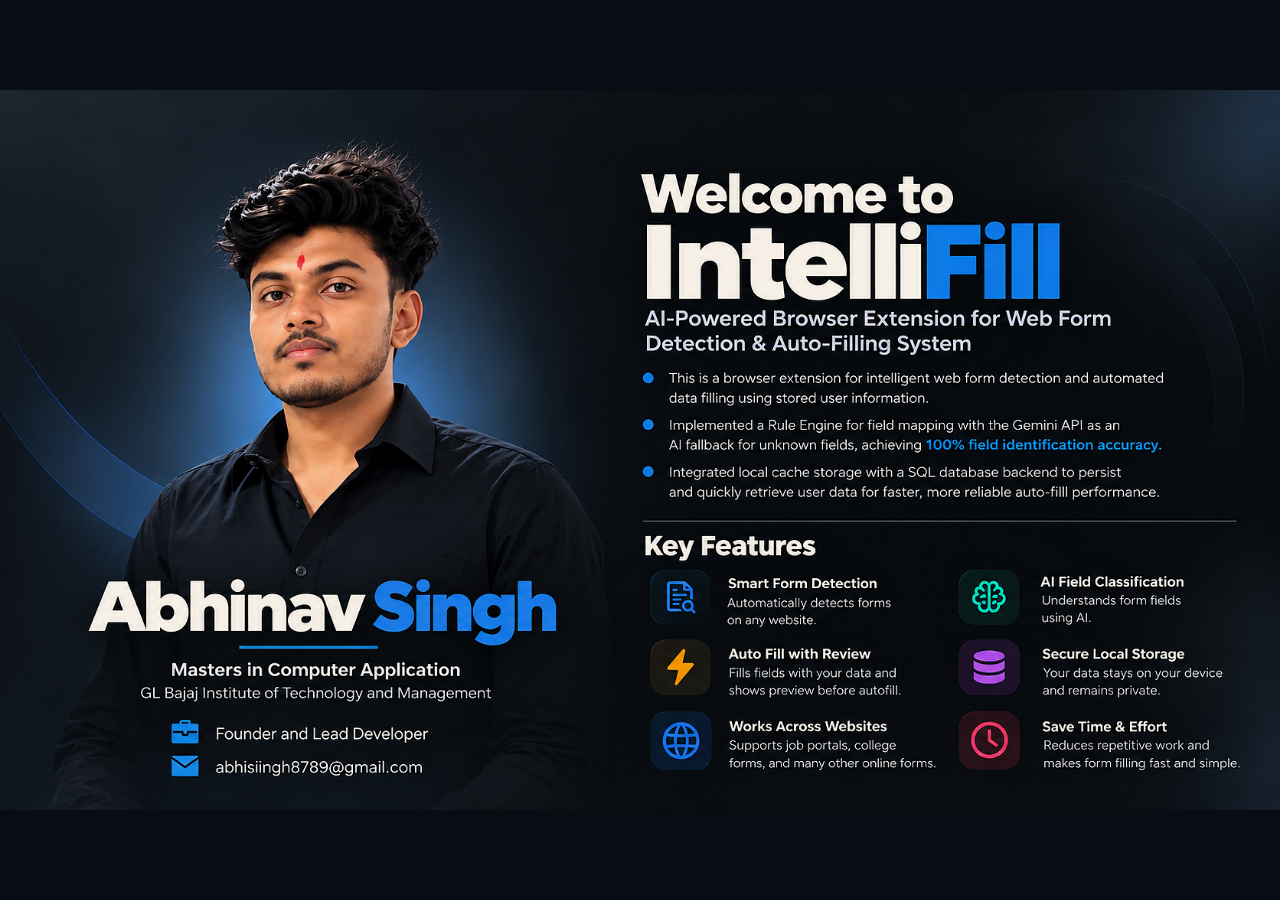
<file: author.html>
<!DOCTYPE html>
<html lang="en">

<head>
    <meta charset="UTF-8">
    <meta name="viewport" content="width=device-width, initial-scale=1.0">
    <title>About the Creator | IntelliFill</title>

    <style>
        * {
            margin: 0;
            padding: 0;
            box-sizing: border-box;
        }

        html,
        body {
            width: 100%;
            height: 100%;
            overflow: hidden;
            background: #080d14;
        }

        .author-screen {
            width: 100%;
            height: 100%;
            display: flex;
            align-items: center;
            justify-content: center;
            overflow: hidden;
            background: #080d14;
        }

        .author-image {
            display: block;
            width: 100vw;
            height: 100vh;
            object-fit: contain;
            object-position: center;
        }
    </style>
</head>

<body>
    <main class="author-screen">
        <img src="assets/author-profile.png" alt="IntelliFill creator profile" class="author-image">
    </main>
</body>

</html>
</file>
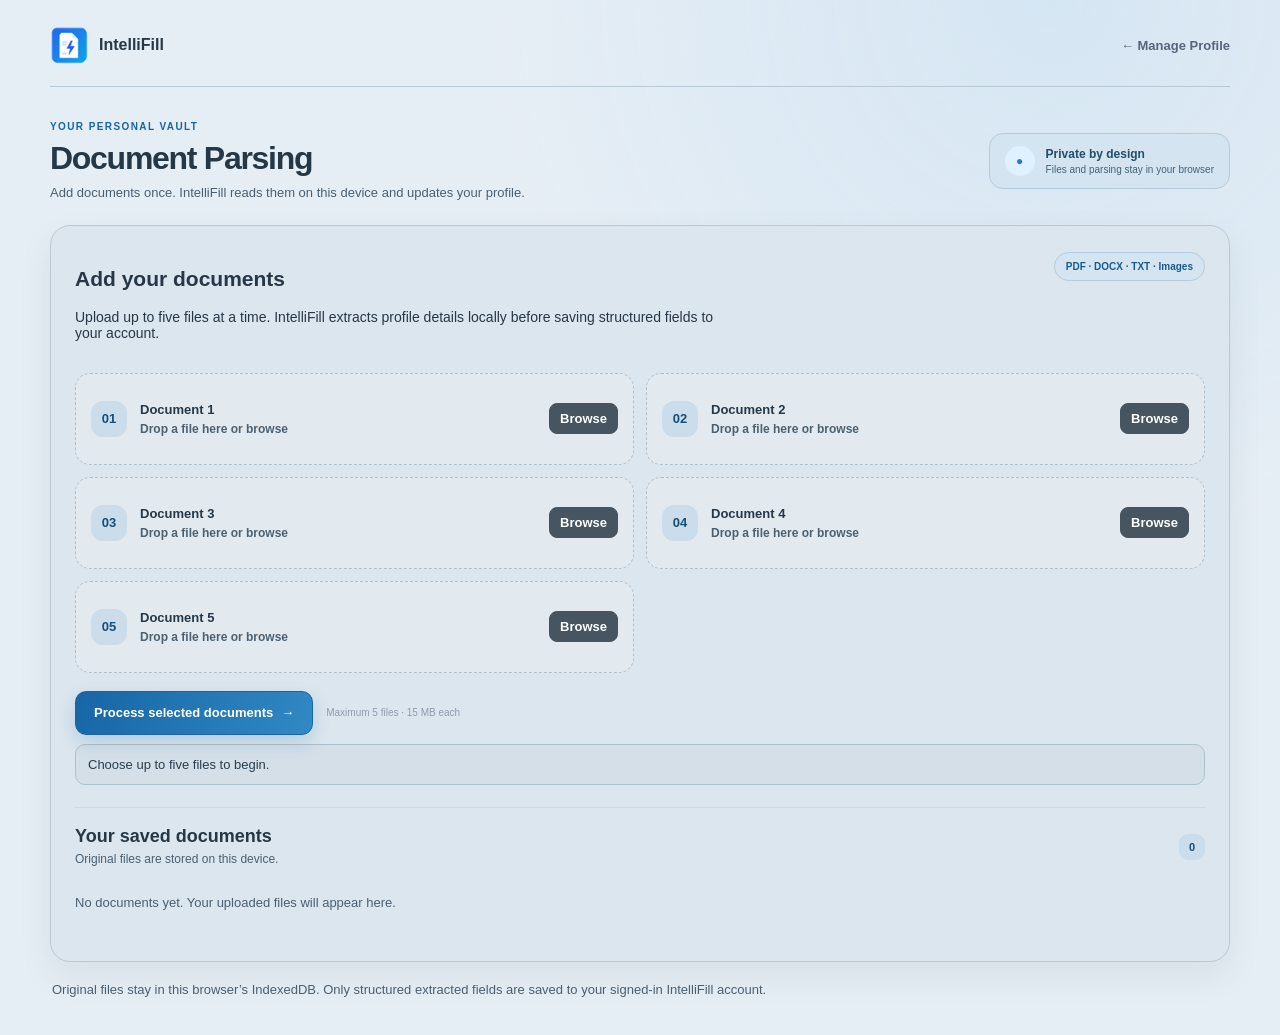
<file: documents.html>
<!doctype html>
<html lang="en">
<head>
  <meta charset="utf-8">
  <meta name="viewport" content="width=device-width, initial-scale=1">
  <title>IntelliFill — Document Parsing</title>
  <link rel="stylesheet" href="documents.css">
</head>
<body data-page="documents">
  <main class="docs-shell">
    <header class="docs-topbar">
      <a class="brand" href="profile.html" aria-label="Back to Manage Profile"><img class="brand-mark" src="icons/intellifill-48.png" alt=""><span>IntelliFill</span></a>
      <a class="back-link" href="profile.html">← Manage Profile</a>
    </header>
    <section class="docs-heading">
      <div><p class="eyebrow">YOUR PERSONAL VAULT</p><h1>Document Parsing</h1><p class="subtitle">Add documents once. IntelliFill reads them on this device and updates your profile.</p></div>
      <div class="privacy-badge"><span class="privacy-icon">●</span><span><strong>Private by design</strong><small>Files and parsing stay in your browser</small></span></div>
    </section>
    <section class="docs-content"><div id="formContainer"></div></section>
    <footer class="docs-footer">Original files stay in this browser’s IndexedDB. Only structured extracted fields are saved to your signed-in IntelliFill account.</footer>
  </main>
  <script src="js/authStorage.js"></script>
  <script src="js/backendClient.js"></script>
  <script src="js/storage.js"></script>
  <script src="js/database.js"></script>
  <script src="vendor/pdfjs/pdf.min.js"></script>
  <script>pdfjsLib.GlobalWorkerOptions.workerSrc = chrome.runtime.getURL("vendor/pdfjs/pdf.worker.min.js");</script>
  <script src="vendor/mammoth/mammoth.browser.min.js"></script>
  <script src="vendor/tesseract/tesseract.min.js"></script>
  <script src="js/documentParser.js"></script>
  <script src="js/documentExtractor.js"></script>
  <script src="js/documents.js"></script>
</body>
</html>
</file>
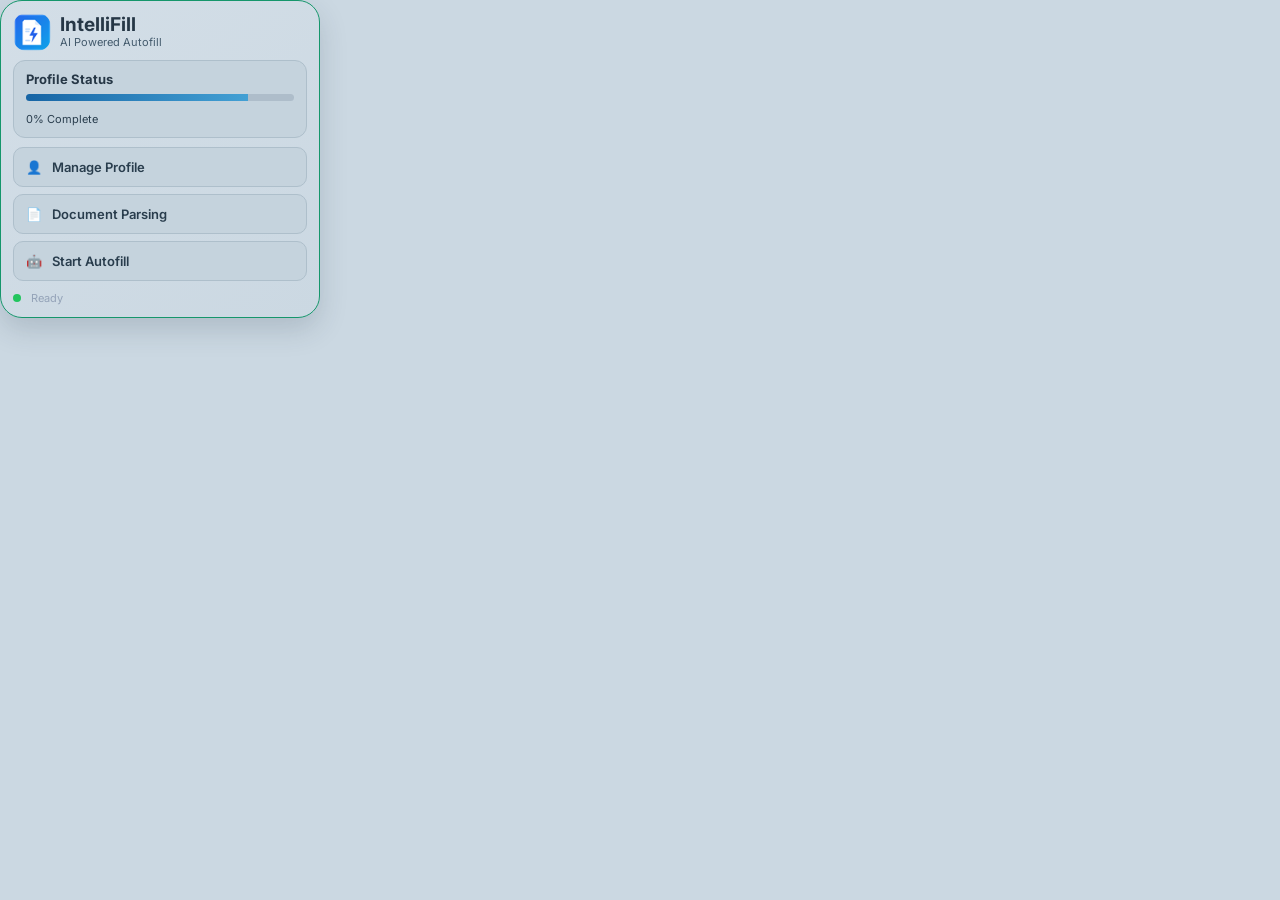
<file: popup.html>
<!DOCTYPE html>
<html lang="en">

<head>
    <meta charset="UTF-8">
    <title>IntelliFill</title>

    <link rel="stylesheet" href="popup.css">

    <link rel="preconnect" href="https://fonts.googleapis.com">
    <link href="https://fonts.googleapis.com/css2?family=Inter:wght@400;500;600;700&display=swap" rel="stylesheet">
</head>

<body>

    <div class="popup">

        <header>

            <div class="logo">
                <img src="icons/intellifill-48.png" alt="IntelliFill icon">
            </div>

            <div>

                <h1>IntelliFill</h1>

                <p>AI Powered Autofill</p>

            </div>

        </header>


        <div class="statusCard">

            <h3>Profile Status</h3>

            <div class="progress">

                <div class="progressFill"></div>

            </div>

<span id="profilePercent">0% Complete</span>
        </div>


        <div class="statusCard authCard" id="backendLoginCard" style="display:none;">

            <h3>🔐 Sign in for smarter AI</h3>

            <input type="email" id="loginEmail" class="authInput" placeholder="Email">
            <input type="password" id="loginPassword" class="authInput" placeholder="Password">

            <div class="authActions">
                <button id="loginBtn" class="authBtn authBtnPrimary">Login</button>
                <button id="registerBtn" class="authBtn authBtnSecondary">Register</button>
            </div>

            <p id="loginError" class="authError"></p>

        </div>

        <div class="statusCard authCard" id="backendLoggedInCard" style="display:none;">

            <div class="loggedInRow">
                <span class="loggedInEmail" id="loggedInEmail">🟢</span>
                <button id="logoutBtn" class="logoutBtnSmall">Logout</button>
            </div>

        </div>


        <div class="menu">

            <button id="profileBtn">
                👤
                <span>Manage Profile</span>
            </button>

            <button id="resumeBtn">
                📄
                <span>Document Parsing</span>
            </button>

            <button id="autofillBtn">
                🤖
                <span>Start Autofill</span>
            </button>

        </div>


        <footer>

            <span class="online"></span>

            Ready

        </footer>

    </div>

    <script src="js/authStorage.js"></script>
    <script src="js/backendClient.js"></script>
    <script src="popup.js"></script>

</body>

</html>
</file>
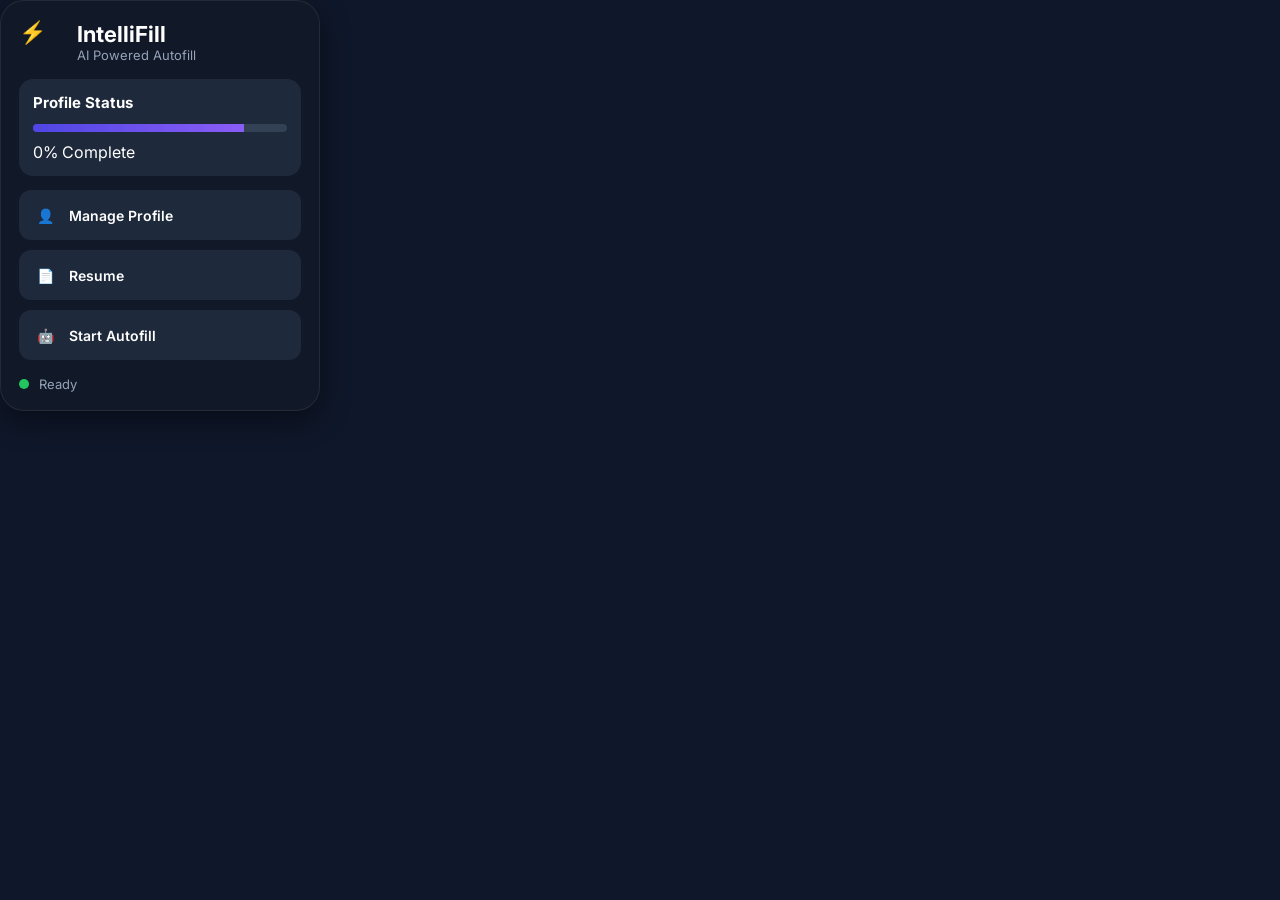
<file: extension/popup.html>
<!DOCTYPE html>
<html lang="en">

<head>
    <meta charset="UTF-8">
    <title>IntelliFill</title>

    <link rel="stylesheet" href="popup.css">

    <link rel="preconnect" href="https://fonts.googleapis.com">
    <link href="https://fonts.googleapis.com/css2?family=Inter:wght@400;500;600;700&display=swap" rel="stylesheet">
</head>

<body>

    <div class="popup">

        <header>

            <div class="logo">
                ⚡
            </div>

            <div>

                <h1>IntelliFill</h1>

                <p>AI Powered Autofill</p>

            </div>

        </header>


        <div class="statusCard">

            <h3>Profile Status</h3>

            <div class="progress">

                <div class="progressFill"></div>

            </div>

<span id="profilePercent">0% Complete</span>
        </div>


        <div class="statusCard authCard" id="backendLoginCard" style="display:none;">

            <h3>🔐 Sign in for smarter AI</h3>

            <input type="email" id="loginEmail" class="authInput" placeholder="Email">
            <input type="password" id="loginPassword" class="authInput" placeholder="Password">

            <div class="authActions">
                <button id="loginBtn" class="authBtn authBtnPrimary">Login</button>
                <button id="registerBtn" class="authBtn authBtnSecondary">Register</button>
            </div>

            <p id="loginError" class="authError"></p>

        </div>

        <div class="statusCard authCard" id="backendLoggedInCard" style="display:none;">

            <div class="loggedInRow">
                <span class="loggedInEmail" id="loggedInEmail">🟢</span>
                <button id="logoutBtn" class="logoutBtnSmall">Logout</button>
            </div>

        </div>


        <div class="menu">

            <button id="profileBtn">
                👤
                <span>Manage Profile</span>
            </button>

            <button id="resumeBtn">
                📄
                <span>Resume</span>
            </button>

            <button id="autofillBtn">
                🤖
                <span>Start Autofill</span>
            </button>

        </div>


        <footer>

            <span class="online"></span>

            Ready

        </footer>

    </div>

    <script src="js/authStorage.js"></script>
    <script src="js/backendClient.js"></script>
    <script src="popup.js"></script>

</body>

</html>
</file>
<file: documents.css>
:root{font-family:Inter,'Segoe UI',Arial,sans-serif;color:#172033;background:#f5f7fb;font-synthesis:none;text-rendering:optimizeLegibility}
*{box-sizing:border-box}body{margin:0;min-width:360px;background:radial-gradient(ellipse at 82% 0,#e5eaff 0,transparent 36%),#f5f7fb}.docs-shell{max-width:1160px;margin:0 auto;padding:28px 34px 36px}.docs-topbar{display:flex;align-items:center;justify-content:space-between;padding-bottom:22px;border-bottom:1px solid #e5e9f1}.brand{display:flex;align-items:center;gap:11px;color:#202a44;text-decoration:none;font:700 16px Manrope,sans-serif}.brand-mark{display:grid;place-items:center;width:36px;height:36px;border-radius:12px;color:#fff;background:linear-gradient(135deg,#645bff,#8c6cff);font-size:12px}.back-link{color:#59647a;text-decoration:none;font-weight:600;font-size:13px}.back-link:hover{color:#675cff}.docs-heading{display:flex;align-items:center;justify-content:space-between;gap:20px;padding:34px 0 25px}.eyebrow{margin:0 0 8px;color:#7167eb;font-size:10px;font-weight:700;letter-spacing:.14em}.docs-heading h1{margin:0;font:800 32px Manrope,sans-serif;letter-spacing:-.04em}.subtitle{margin:8px 0 0;color:#707b90;font-size:14px}.privacy-badge{display:flex;align-items:center;gap:11px;padding:12px 15px;border:1px solid #d9e9e1;border-radius:14px;background:#f7fcf9;color:#236e4a}.privacy-icon{display:grid;place-items:center;width:30px;height:30px;border-radius:50%;background:#e4f5eb;font-size:12px}.privacy-badge strong,.privacy-badge small{display:block}.privacy-badge strong{font-size:12px}.privacy-badge small{margin-top:3px;color:#6e897a;font-size:10px}.docs-content{padding:24px;border:1px solid #e7eaf1;border-radius:20px;background:#fff;box-shadow:0 12px 38px #25345c0b}.docs-footer{padding:18px 2px 0;color:#8992a3;font-size:11px;line-height:1.6}
.documents-panel{max-width:none}.documents-panel>h2{margin:0;font:700 18px Manrope,sans-serif}.documents-panel>p{margin:6px 0 18px;color:#7b8497;font-size:12px;line-height:1.55}.document-slots{display:grid;grid-template-columns:repeat(2,minmax(0,1fr));gap:12px;margin:18px 0}.document-slot{position:relative;display:flex;min-height:106px;flex-direction:column;justify-content:center;gap:7px;padding:17px 18px 15px 58px;border:1px dashed #d5d9e6;border-radius:15px;background:#fbfcff;transition:.18s ease;cursor:pointer}.document-slot:before{content:'↑';position:absolute;left:17px;top:23px;display:grid;place-items:center;width:29px;height:29px;border-radius:10px;background:#efedff;color:#7065e9;font-size:19px;font-weight:600}.document-slot:hover,.document-slot.dragging{border-color:#8278f5;background:#f8f7ff;transform:translateY(-1px)}.document-slot>span{font-size:12px;font-weight:700;color:#364158}.document-slot input{width:100%;color:#68748a;font:500 11px 'DM Sans',sans-serif}.document-slot small{color:#97a0b0;font-size:10px;overflow-wrap:anywhere}.document-slot.has-file{border-style:solid;border-color:#d7d2ff;background:#faf9ff}.documents-panel .primaryBtn,#processDocuments{display:inline-flex;align-items:center;justify-content:center;gap:8px;min-height:42px;padding:0 18px;border:0;border-radius:11px;background:linear-gradient(110deg,#655df1,#8070f5);box-shadow:0 5px 12px #655df12b;color:#fff;font:700 12px 'DM Sans',sans-serif;cursor:pointer}.documents-panel .primaryBtn:hover,#processDocuments:hover{filter:brightness(1.04);transform:translateY(-1px)}#processDocuments:disabled{opacity:.6;cursor:wait;transform:none}#documentStatus{display:flex;align-items:center;min-height:38px;margin:9px 0 18px;padding:0 12px;border-radius:10px;background:#f6f7fb;color:#58647a;font-size:11px;line-height:1.5}.documents-panel>h3{margin:20px 0 5px;font:700 14px Manrope,sans-serif}.saved-document{display:grid;grid-template-columns:minmax(0,1fr) auto auto;align-items:center;gap:10px;padding:12px 2px;border-bottom:1px solid #eef0f5;color:#49556a;font-size:11px}.saved-document>span:first-child{overflow:hidden;text-overflow:ellipsis;white-space:nowrap;font-weight:600}.saved-document>span:nth-child(2){color:#69758b}.saved-document button{padding:6px 10px;border:1px solid #e5e7ee;border-radius:8px;background:#fff;color:#707a8d;font:600 10px 'DM Sans',sans-serif;cursor:pointer}.saved-document button:hover{border-color:#f2c3c3;color:#bb4e4e}.saved-document details{grid-column:1/-1}.saved-document summary{color:#6e65dd;cursor:pointer}.saved-document pre{max-height:240px;overflow:auto;padding:12px;border-radius:9px;background:#f6f7fa;color:#536075;font:10px/1.5 ui-monospace,monospace;white-space:pre-wrap;overflow-wrap:anywhere}
@media(max-width:700px){.docs-shell{padding:18px 15px 25px}.docs-heading{align-items:flex-start;flex-direction:column;padding:25px 0 18px}.docs-heading h1{font-size:28px}.privacy-badge{width:100%}.docs-content{padding:17px 14px}.document-slots{grid-template-columns:1fr}.document-slot{min-height:95px}}
.upload-intro{display:flex;align-items:flex-start;justify-content:space-between;gap:16px}.upload-intro p{max-width:650px}.format-pill{flex:none;margin-top:2px;padding:8px 11px;border:1px solid #e8e6ff;border-radius:999px;background:#faf9ff;color:#7168d8;font-size:10px;font-weight:700}.document-slot{display:flex;flex-direction:row;align-items:center;justify-content:flex-start;gap:13px;min-height:92px;padding:15px;border:1px dashed #d8ddeb}.document-slot:before{content:none}.slot-number{display:grid;place-items:center;flex:none;width:36px;height:36px;border-radius:12px;background:#f0efff;color:#7065e9;font:700 11px Inter,'Segoe UI',sans-serif}.slot-copy{display:flex;min-width:0;flex:1;flex-direction:column;gap:5px}.slot-copy strong{font-size:12px;color:#303a50}.slot-copy small{max-width:100%;overflow:hidden;color:#919aab;font-size:10px;text-overflow:ellipsis;white-space:nowrap}.browse-label{padding:7px 10px;border:1px solid #e7e9f0;border-radius:8px;background:#fff;color:#606b80;font-size:10px;font-weight:700}.document-slot input{position:absolute;inset:0;width:100%;height:100%;opacity:0;cursor:pointer}.document-slot.dragging{outline:3px solid #e9e7ff}.document-slot.has-file .slot-number{background:#e8f7ef;color:#26835c}.upload-actions{display:flex;align-items:center;gap:13px;flex-wrap:wrap}.upload-limit{color:#929bad;font-size:10px}#documentStatus{display:block;padding:10px 12px;border:1px solid #eceef4;background:#fafbfe}.saved-section{margin-top:22px;padding-top:18px;border-top:1px solid #eef0f5}.saved-heading{display:flex;align-items:center;justify-content:space-between}.saved-heading h3{margin:0}.saved-heading p{margin:5px 0 2px;color:#929bad;font-size:10px}.saved-count{display:grid;place-items:center;min-width:26px;height:26px;padding:0 7px;border-radius:9px;background:#f0efff;color:#7065e9;font-size:11px;font-weight:700}.saved-document{grid-template-columns:34px minmax(0,1fr) auto auto}.saved-file-icon{display:grid;place-items:center;width:32px;height:34px;border-radius:9px;background:#f3f4fa;color:#69748b;font-size:8px;font-weight:800}.saved-file-info{display:flex;min-width:0;flex-direction:column;gap:4px}.saved-file-info strong{overflow:hidden;color:#39445a;font-size:11px;text-overflow:ellipsis;white-space:nowrap}.saved-file-info small{color:#99a1af;font-size:9px}.saved-status{max-width:190px;overflow:hidden;text-overflow:ellipsis;white-space:nowrap;color:#a05757;font-size:9px}.saved-status.is-saved{color:#26835c}.empty-documents{padding:14px 0;color:#97a0af;font-size:11px}.saved-document details{grid-column:2/-1}.saved-document pre{font:10px/1.5 ui-monospace,monospace}
@media(max-width:700px){.upload-intro{flex-direction:column}.format-pill{margin:0 0 8px}.saved-document{grid-template-columns:32px minmax(0,1fr) auto}.saved-document button{grid-column:3;grid-row:1}.saved-status{grid-column:2;grid-row:2}.saved-document details{grid-column:2/-1}}
.brand-mark{display:block;width:38px;height:38px;padding:0;border-radius:11px;background:none;object-fit:contain}.brand{color:#172f59}.back-link:hover{color:#2563eb}.eyebrow{color:#2563eb}.privacy-badge{border-color:#d7e6ff;background:#f5f9ff;color:#2563eb}.privacy-icon{background:#e5efff;color:#2563eb}.privacy-badge small{color:#6681a7}.format-pill{border-color:#d8e6ff;background:#f3f8ff;color:#2563eb}.slot-number{background:#eaf2ff;color:#2563eb}.document-slot:hover,.document-slot.dragging{border-color:#4b8af5;background:#f5f9ff}.document-slot.has-file{border-color:#c7dcff;background:#f7faff}.document-slot.has-file .slot-number{background:#e5efff;color:#2563eb}.documents-panel .primaryBtn,#processDocuments{background:linear-gradient(110deg,#2563eb,#1687df);box-shadow:0 5px 12px #2563eb2b}.saved-count{background:#eaf2ff;color:#2563eb}.saved-document summary{color:#2563eb}
/* Light blue IntelliFill extension palette */
:root{color-scheme:light;--blue:#2878d0;--blue-light:#e8f4ff;--ink:#18324d;--muted:#66809a;--line:#d4e5f5}
body{background:radial-gradient(ellipse at 82% 0,#d9edff 0,transparent 38%),#f0f7fd;color:var(--ink)}
.docs-topbar{border-color:var(--line)}.brand,.docs-heading h1{color:var(--ink)}
.eyebrow,.back-link:hover{color:var(--blue)}.privacy-badge{border-color:#cce4f6;background:#f3faff;color:#2473bd}.privacy-icon{background:#dff0ff;color:#2878d0}
.docs-content{border-color:var(--line);background:#fff;box-shadow:0 16px 42px #234b7112}
.format-pill,.slot-number,.saved-count{background:var(--blue-light);border-color:#c9e2f8;color:var(--blue)}
.document-slot{border-color:#bfd8ed;background:#f8fbff}.document-slot:hover,.document-slot.dragging{border-color:#55a1e8;background:#eef7ff}.document-slot.has-file{border-color:#9cc9ed;background:#f1f8ff}
.documents-panel .primaryBtn,#processDocuments,.review-apply{background:linear-gradient(110deg,#2878d0,#49a7ed);box-shadow:0 6px 16px #2878d02b;color:#fff}
#documentStatus{border:1px solid #deebf7;background:#f7fbff;color:#4f6c87}
.saved-section{border-color:#e0ebf5}.saved-document{border-color:#e6eff7}.saved-document summary{color:var(--blue)}
.extraction-review{padding:16px;border:1px solid #bfdcf4;border-radius:14px;background:#f4faff;color:var(--ink)}.extraction-review>strong{font-size:14px}.extraction-review p{margin:7px 0 12px;color:var(--muted);font-size:12px;line-height:1.5}.extraction-review dl{display:grid;grid-template-columns:minmax(120px,1fr) minmax(0,2fr);gap:0 12px;max-height:240px;overflow:auto;margin:0;padding:10px;border:1px solid #dceaf6;border-radius:10px;background:#fff}.extraction-review dt,.extraction-review dd{margin:0;padding:7px 0;border-bottom:1px solid #edf3f9;font-size:11px;overflow-wrap:anywhere}.extraction-review dt{color:#66809a}.extraction-review dd{color:#18324d;font-weight:600}.review-actions{display:flex;gap:9px;margin-top:13px}.review-actions button{min-height:38px;padding:0 13px;border:1px solid #c9dced;border-radius:9px;font:700 11px Inter,'Segoe UI',sans-serif;cursor:pointer}.review-apply{border:0!important}.review-skip{background:#fff;color:#44627e}.review-skip:hover{background:#eaf4ff}
@media(max-width:700px){.extraction-review dl{grid-template-columns:1fr;gap:0}.extraction-review dt{padding-bottom:0;border:0}.extraction-review dd{padding-top:2px}}
/* Low-glare light gray and light blue surfaces; keep text contrast high */
:root{--ink:#17334d;--muted:#536d85;--line:#c9d8e6;--blue-light:#dceaf6}
body{background:radial-gradient(ellipse at 82% 0,#d6e7f5 0,transparent 38%),#e9f1f8;color:#17334d}
.docs-shell{background:transparent}.docs-content{background:#e5edf5;border-color:#cbd9e7;box-shadow:0 14px 34px #29496712}
.docs-topbar{border-color:#cbd9e7}.subtitle,.docs-footer{color:#536d85}
.document-slot{background:#eaf1f7;border-color:#b9cddd}.document-slot:hover,.document-slot.dragging{background:#dfeaf4}.slot-copy strong{color:#17334d}.slot-copy small{color:#536d85}.browse-label{background:#dce7f0;color:#284a67;border-color:#bfd0df}
#documentStatus{background:#eaf1f7;color:#344f68;border-color:#cbd9e7}.saved-section,.saved-document{border-color:#cbd9e7}.saved-file-info strong{color:#17334d}.saved-file-info small{color:#536d85}
.extraction-review{background:#e0ebf5;border-color:#b9d0e3;color:#17334d}.extraction-review dl{background:#eaf1f7;border-color:#cbd9e7}.extraction-review dt{color:#536d85}.extraction-review dd{color:#17334d;border-color:#d4e0ea}.review-skip{background:#d9e5ef;color:#284a67;border-color:#bdcedd}
/* Production-ready document-list text and controls */
:root{--ink:#263746;--muted:#526575;--line:#bccbd8;--blue:#1764a5}
body{font-size:14px;color:#263746}.docs-shell{max-width:1240px;padding:26px 30px 34px}.docs-heading h1{color:#243542}.subtitle,.docs-footer{color:#4f6170;font-size:13px}.docs-content{background:#e2eaf1;border-color:#c1cfdb}.documents-panel>h2,.saved-heading h3{font-size:18px;color:#243542}.documents-panel>p,.saved-heading p{font-size:12px;color:#4d606f}.document-slot{background:#eaf0f5;border-color:#aebfcd}.document-slot>span,.slot-copy strong{color:#263746;font-size:13px}.slot-copy small{font-size:12px;color:#465a6b}.browse-label{font-size:12px;color:#294354;background:#d9e3eb;border-color:#b9c8d4}
.saved-document{grid-template-columns:38px minmax(0,1fr) auto auto auto;gap:12px;border-color:#c3d0db;color:#263746}.saved-file-icon{width:34px;height:36px;background:#d4e0ea;color:#344a5c;font-size:10px}.saved-file-info strong{font-size:13px;color:#263746}.saved-file-info small{font-size:11px;color:#495d6d}.saved-status{max-width:230px;font-size:11px;font-weight:700;color:#9b3e3e}.saved-status.is-saved{color:#267047}.saved-document button{min-height:34px;padding:0 12px;border:1px solid #aebfce;border-radius:9px;background:#d6e1ea;color:#2d4050;font:700 12px Inter,'Segoe UI',sans-serif;cursor:pointer}.saved-document [data-reprocess-document]{background:#1764a5;border-color:#1764a5;color:#fff}.saved-document [data-delete-document]{background:#e2e8ed;color:#3a4a56}.saved-document button:hover{filter:brightness(.96);box-shadow:0 2px 6px #2637461c}.saved-document summary{font-size:12px;font-weight:700;color:#155e9b}.saved-document pre{font:12px/1.6 ui-monospace,Consolas,monospace;background:#d8e2eb;color:#263746;border:1px solid #c0ced9}.empty-documents{font-size:13px;color:#526575}
#processDocuments,.documents-panel .primaryBtn{min-height:44px;font-size:13px;font-weight:700;background:linear-gradient(115deg,#1764a5,#3188c5)}#documentStatus{font-size:13px;color:#344a5c;background:#dce6ee;border-color:#bdccd8}.extraction-review{background:#dce6ee;border-color:#b6c7d5;color:#263746}.extraction-review>strong{font-size:16px;color:#263746}.extraction-review p{font-size:13px;color:#455b6d}.extraction-review dl{background:#e8eef3;border-color:#bac9d5}.extraction-review dt{font-size:12px;font-weight:700;color:#455a6b}.extraction-review dd{border-color:#cbd6df}.extraction-review dd input{width:100%;min-height:36px;padding:7px 9px;border:1px solid #aebfce;border-radius:7px;background:#f0f4f7;color:#263746;font:500 13px Inter,'Segoe UI',sans-serif}.review-actions button{min-height:40px;font-size:13px}.review-apply{background:#1764a5!important;color:#fff!important}.review-skip{background:#d1dce5;color:#263746;border-color:#aebfce}.saved-document button:focus-visible,.review-actions button:focus-visible,#processDocuments:focus-visible{outline:3px solid #62a9e2;outline-offset:2px}
@media(max-width:700px){.docs-shell{padding:18px 14px 26px}.saved-document{grid-template-columns:34px minmax(0,1fr) auto auto}.saved-status{grid-column:2;grid-row:2}.saved-document [data-reprocess-document]{grid-column:3;grid-row:1}.saved-document [data-delete-document]{grid-column:4;grid-row:1}.saved-document details{grid-column:2/-1}}
@media(max-width:700px){.saved-document{grid-template-columns:34px minmax(0,1fr) auto auto!important;gap:8px}.saved-file-info{grid-column:2}.saved-status{grid-column:2;grid-row:2}.saved-document [data-reprocess-document]{grid-column:3;grid-row:1}.saved-document [data-delete-document]{grid-column:4;grid-row:1}.saved-document details{grid-column:2/-1}.saved-document button{padding:0 8px;font-size:11px}}
/* Final shared palette: cool blue-gray surfaces, charcoal copy, vivid blue actions */
:root{color-scheme:light;--ink:#273746;--muted:#4b5f70;--line:#b9c9d6;--blue:#1765a5;--blue-pale:#dceaf5}
body{background:radial-gradient(ellipse at 82% 0,#d5e6f3 0,transparent 38%),#e6eef5!important;color:#273746!important}.docs-shell{color:#273746}.docs-topbar{border-color:#b9c9d6}.brand,.docs-heading h1{color:#263746}.subtitle,.docs-footer{color:#4b5f70}.docs-content{background:#dce6ee!important;border-color:#b9c9d6!important;box-shadow:0 14px 34px #26374614}
.documents-panel>h2,.saved-heading h3{color:#263746}.documents-panel>p,.saved-heading p{color:#4b5f70}.document-slot{background:#e2eaf0!important;border-color:#aebfcd!important}.document-slot:hover,.document-slot.dragging{background:#d5e5f1!important;border-color:#5b9bc8!important}.slot-copy strong{color:#263746!important}.slot-copy small{color:#4c6070!important}.browse-label{background:#465560!important;color:#fff!important;border-color:#465560!important}.slot-number,.saved-count{background:#cbddea!important;color:#174f79!important}
.saved-document{grid-template-columns:38px minmax(0,1fr) auto auto auto;gap:12px;border-color:#b9c9d6!important;color:#273746}.saved-file-icon{background:#cbd8e2!important;color:#344653!important}.saved-file-info strong{font-size:13px;color:#263746}.saved-file-info small{font-size:11px;color:#4b5f70}.saved-status{font-size:11px;font-weight:700}.saved-document button{min-height:34px;padding:0 12px;border:1px solid #465560;border-radius:9px;background:#465560;color:#fff;font:700 12px Inter,'Segoe UI',sans-serif;cursor:pointer}.saved-document [data-reprocess-document]{background:#1765a5;border-color:#1765a5;color:#fff}.saved-document [data-delete-document]{background:#465560;color:#fff}.saved-document summary{color:#155f9b;font-size:12px;font-weight:700}.saved-document pre{background:#cbd7e0;color:#273746;border-color:#b2c1cd;font:12px/1.6 ui-monospace,Consolas,monospace}.empty-documents{color:#4b5f70}
.format-pill,.privacy-badge{background:#d4e4f0;border-color:#b4ccdd;color:#244c69}.privacy-badge small{color:#456278}.format-pill{color:#175b91}.documents-panel .primaryBtn,#processDocuments,.review-apply{background:linear-gradient(115deg,#1765a5,#3189c4)!important;color:#fff!important;border:1px solid #1765a5!important;box-shadow:0 7px 18px #1765a533!important}.documents-panel .primaryBtn:hover,#processDocuments:hover,.review-apply:hover{filter:brightness(1.08)}
#documentStatus{background:#d4dfe8!important;color:#293d4e!important;border-color:#afc0cd!important}.extraction-review{background:#d4dfe8!important;color:#263746!important;border-color:#aebfce!important}.extraction-review>strong,.extraction-review dd{color:#263746!important}.extraction-review p,.extraction-review dt{color:#435767!important}.extraction-review dl{background:#e0e8ee!important;border-color:#b5c4d0!important}.extraction-review dd{border-color:#c4d0d9!important}.extraction-review dd input{background:#eaf0f5!important;color:#263746!important;border-color:#aebfcd!important}.review-actions button{min-height:40px;font-size:13px}.review-skip{background:#465560!important;color:#fff!important;border-color:#465560!important}
.saved-document button:focus-visible,.review-actions button:focus-visible,#processDocuments:focus-visible{outline:3px solid #62a9e2;outline-offset:2px}
@media(max-width:700px){.docs-shell{padding:18px 14px 26px}.saved-document{grid-template-columns:34px minmax(0,1fr) auto auto!important;gap:8px}.saved-file-info{grid-column:2}.saved-status{grid-column:2;grid-row:2}.saved-document [data-reprocess-document]{grid-column:3;grid-row:1}.saved-document [data-delete-document]{grid-column:4;grid-row:1}.saved-document details{grid-column:2/-1}.saved-document button{padding:0 8px;font-size:11px}}
/* Keep detailed parser failures readable in the saved-document list. */
.saved-status.is-error{max-width:420px;white-space:normal;overflow-wrap:anywhere;text-align:right;line-height:1.35}
</file>
<file: popup.css>
* {
    margin: 0;
    padding: 0;
    box-sizing: border-box;
    font-family: Inter, sans-serif;
}

body {
    width: 320px;
    min-height: 400px;
    background: #0f172a;
    color: white;
    margin: 5;
    overflow: hidden;
}

.popup{
    width:100%;
    min-height:400px;

    background:#111827;

    border-radius:24px;

    padding:18px;

    box-shadow:
        0 10px 30px rgba(0,0,0,.45);

    border:1px solid rgba(255,255,255,.08);
}

header{
    display:flex;
    align-items:center;
    gap:12px;
    margin-bottom:14px;
}

.logo{
    width:46px;
    height:46px;
    border-radius:14px;
    overflow:hidden;
    flex:none;
}
.logo img{display:block;width:100%;height:100%;object-fit:contain;border-radius:14px}

header h1 {

    font-size: 22px;

    font-weight: 700;

}

header p {

    color: #94a3b8;

    font-size: 13px;

}

.statusCard {

    background: #1e293b;

    padding: 18px;

    border-radius: 16px;

    margin-bottom: 22px;

}

.statusCard h3 {

    margin-bottom: 12px;

    font-size: 15px;

}

.progress {

    width: 100%;

    height: 8px;

    background: #334155;

    border-radius: 20px;

    overflow: hidden;

    margin-bottom: 10px;

}

.progressFill {

    width: 83%;

    height: 100%;

    background: linear-gradient(90deg, #4f46e5, #8b5cf6);

}

.statusCard{

    padding:14px;

    border-radius:14px;

    margin-bottom:14px;

}

.menu {

    display: flex;

    flex-direction: column;

    gap: 10px;

}

.menu button {

    height: 50px;

    border: none;

    border-radius: 12px;

    background: #1e293b;

    color: white;

    display: flex;

    align-items: center;

    gap: 15px;

    padding: 0 18px;

    cursor: pointer;

    transition: .25s;

    font-size: 14px;

    font-weight: 600;

}

.menu button:hover {

    background: #334155;

    transform: translateY(-2px);

}

footer {

    margin-top: 16px;

    display: flex;

    align-items: center;

    gap: 10px;

    color: #94a3b8;

    font-size: 13px;

}

.online {

    width: 10px;

    height: 10px;

    background: #22c55e;

    border-radius: 50%;

}

/* ================= Backend Account (Auth) ================= */

.authCard {

    padding: 12px 14px;

    border-radius: 14px;

    margin-bottom: 14px;

}

.authCard h3 {

    font-size: 13px;

    margin-bottom: 8px;

    color: #cbd5e1;

    font-weight: 600;

}

.authInput {

    width: 100%;

    padding: 8px 10px;

    margin-bottom: 8px;

    border-radius: 8px;

    border: 1px solid rgba(255,255,255,.08);

    background: #0f172a;

    color: white;

    font-size: 13px;

    outline: none;

    transition: border-color .2s;

}

.authInput:focus {

    border-color: #8b5cf6;

}

.authInput::placeholder {

    color: #64748b;

}

.authActions {

    display: flex;

    gap: 8px;

}

.authBtn {

    flex: 1;

    height: 32px;

    border: none;

    border-radius: 8px;

    font-size: 12px;

    font-weight: 600;

    cursor: pointer;

    transition: .2s;

}

.authBtnPrimary {

    background: linear-gradient(90deg, #4f46e5, #8b5cf6);

    color: white;

}

.authBtnPrimary:hover {

    filter: brightness(1.1);

}

.authBtnSecondary {

    background: #334155;

    color: #e2e8f0;

}

.authBtnSecondary:hover {

    background: #475569;

}

.authError {

    color: #f87171;

    font-size: 11px;

    margin-top: 6px;

    min-height: 13px;

}

.loggedInRow {

    display: flex;

    align-items: center;

    justify-content: space-between;

    gap: 8px;

}

.loggedInEmail {

    font-size: 12px;

    color: #cbd5e1;

    overflow: hidden;

    text-overflow: ellipsis;

    white-space: nowrap;

}

.logoutBtnSmall {

    background: #334155;

    color: #e2e8f0;

    border: none;

    padding: 6px 12px;

    border-radius: 8px;

    font-size: 11px;

    font-weight: 600;

    cursor: pointer;

    flex-shrink: 0;

    transition: .2s;

}

.logoutBtnSmall:hover {

    background: #ef4444;

}
/* Light blue IntelliFill theme */
:root{color-scheme:light}
body{background:#eef6ff!important;color:#18324d!important}
.popup{background:linear-gradient(155deg,#fff,#f0f7ff)!important;border:1px solid #d5e6f6!important;box-shadow:0 14px 34px #1c4f7d1c!important}
header h1,.statusCard h3,.authCard h3{color:#18324d!important}
header p,.online,.loggedInEmail{color:#66809a!important}
.statusCard,.authCard,.menu button,.loggedInRow{background:#eaf4ff!important;border:1px solid #d7e6f5!important;color:#21415f!important;box-shadow:none!important}
.progress{background:#d5e5f4!important}.progressFill{background:linear-gradient(90deg,#2878d0,#55b5f3)!important}
.menu button:hover{background:#d9edff!important;color:#155ca6!important}
.authInput{background:#fff!important;border:1px solid #cfdfef!important;color:#18324d!important}
.authInput:focus{border-color:#4a9ce4!important;box-shadow:0 0 0 3px #4a9ce422!important}
.authInput::placeholder{color:#8aa1b8!important}
.authBtnPrimary{background:linear-gradient(110deg,#2878d0,#49a7ed)!important}
.authBtnSecondary,.logoutBtnSmall{background:#dcecfb!important;color:#28577f!important}
/* Softer low-glare popup surfaces */
body{background:#e9f1f8!important;color:#17334d!important}.popup{background:linear-gradient(155deg,#e5edf5,#dce7f0)!important;border-color:#c5d5e3!important}.statusCard,.authCard,.menu button,.loggedInRow{background:#dce7f0!important;border-color:#c4d4e2!important;color:#23415d!important}.authInput{background:#edf3f8!important;color:#17334d!important}.authInput::placeholder{color:#637b91!important}
 .authInput::placeholder{color:#667f95!important}
/* Shared charcoal / pale-blue popup theme */
:root{color-scheme:light}
body{background:#dfe8ef!important;color:#273746!important}.popup{background:linear-gradient(145deg,#d3dee7,#cbd8e2)!important;border:1px solid #aebdca!important;box-shadow:0 16px 36px #24374725!important;color:#273746!important}
header h1,.statusCard h3,.authCard h3{color:#263746!important}header p,.online,.loggedInEmail{color:#435a6c!important}.statusCard,.authCard,.menu button,.loggedInRow{background:#c5d3dd!important;border:1px solid #aebfcb!important;color:#293d4d!important;box-shadow:none!important}.menu button:hover{background:#1765a5!important;color:#fff!important}.progress{background:#aebdca!important}.progressFill{background:linear-gradient(90deg,#1765a5,#43a0d4)!important}.authInput{background:#e6edf2!important;border:1px solid #aabac7!important;color:#263746!important}.authInput::placeholder{color:#586d7e!important}.authInput:focus{border-color:#2679b8!important;box-shadow:0 0 0 3px #2679b833!important}.authBtnPrimary{background:linear-gradient(115deg,#1765a5,#3189c4)!important;color:#fff!important}.authBtnSecondary,.logoutBtnSmall{background:#465560!important;color:#fff!important}
/* Compact premium popup: keep all primary actions visible with less scrolling. */
body{width:320px!important;min-height:0!important;height:auto!important;max-height:480px!important;margin:0!important;overflow-y:auto!important;background:#cbd8e2!important;color:#273746!important}
.popup{width:100%!important;min-height:0!important;height:auto!important;max-height:480px!important;padding:12px!important;border:1px solid #15966b!important;border-radius:22px!important;box-shadow:0 12px 28px #2437472b!important}
header{gap:9px!important;margin-bottom:9px!important}
.logo{width:38px!important;height:38px!important;border-radius:11px!important}
header h1{font-size:19px!important;line-height:1.15!important}
header p{font-size:11px!important;line-height:1.25!important}
.statusCard{padding:10px 12px!important;border-radius:12px!important;margin-bottom:9px!important}
.statusCard h3{font-size:13px!important;margin-bottom:7px!important}
.progress{height:7px!important;margin-bottom:6px!important}
.statusCard p,.statusCard span{font-size:11px!important}
.authCard{padding:10px!important;border-radius:12px!important;margin-bottom:9px!important}
.authCard h3{font-size:12px!important;margin-bottom:7px!important}
.authInput{height:34px!important;padding:6px 9px!important;margin-bottom:5px!important;font-size:12px!important}
.authBtnPrimary,.authBtnSecondary{height:32px!important;padding:0 10px!important;font-size:12px!important}
.menu{gap:7px!important}
.menu button{height:40px!important;min-height:40px!important;padding:0 12px!important;gap:10px!important;border-radius:10px!important;font-size:13px!important}
footer{margin-top:10px!important;font-size:11px!important}
.online{width:8px!important;height:8px!important;flex:none}
.loggedInRow{padding:8px 10px!important;border-radius:10px!important}
.loggedInEmail{font-size:11px!important}
</file>
<file: extension/popup.css>
* {
    margin: 0;
    padding: 0;
    box-sizing: border-box;
    font-family: Inter, sans-serif;
}

body {
    width: 320px;
    min-height: 400px;
    background: #0f172a;
    color: white;
    margin: 5;
    overflow: hidden;
}

.popup{
    width:100%;
    min-height:400px;

    background:#111827;

    border-radius:24px;

    padding:18px;

    box-shadow:
        0 10px 30px rgba(0,0,0,.45);

    border:1px solid rgba(255,255,255,.08);
}

header{
    display:flex;
    align-items:center;
    gap:12px;
    margin-bottom:14px;
}

.logo{
    width:46px;
    height:46px;
    border-radius:14px;
    font-size:22px;
}

header h1 {

    font-size: 22px;

    font-weight: 700;

}

header p {

    color: #94a3b8;

    font-size: 13px;

}

.statusCard {

    background: #1e293b;

    padding: 18px;

    border-radius: 16px;

    margin-bottom: 22px;

}

.statusCard h3 {

    margin-bottom: 12px;

    font-size: 15px;

}

.progress {

    width: 100%;

    height: 8px;

    background: #334155;

    border-radius: 20px;

    overflow: hidden;

    margin-bottom: 10px;

}

.progressFill {

    width: 83%;

    height: 100%;

    background: linear-gradient(90deg, #4f46e5, #8b5cf6);

}

.statusCard{

    padding:14px;

    border-radius:14px;

    margin-bottom:14px;

}

.menu {

    display: flex;

    flex-direction: column;

    gap: 10px;

}

.menu button {

    height: 50px;

    border: none;

    border-radius: 12px;

    background: #1e293b;

    color: white;

    display: flex;

    align-items: center;

    gap: 15px;

    padding: 0 18px;

    cursor: pointer;

    transition: .25s;

    font-size: 14px;

    font-weight: 600;

}

.menu button:hover {

    background: #334155;

    transform: translateY(-2px);

}

footer {

    margin-top: 16px;

    display: flex;

    align-items: center;

    gap: 10px;

    color: #94a3b8;

    font-size: 13px;

}

.online {

    width: 10px;

    height: 10px;

    background: #22c55e;

    border-radius: 50%;

}

/* ================= Backend Account (Auth) ================= */

.authCard {

    padding: 12px 14px;

    border-radius: 14px;

    margin-bottom: 14px;

}

.authCard h3 {

    font-size: 13px;

    margin-bottom: 8px;

    color: #cbd5e1;

    font-weight: 600;

}

.authInput {

    width: 100%;

    padding: 8px 10px;

    margin-bottom: 8px;

    border-radius: 8px;

    border: 1px solid rgba(255,255,255,.08);

    background: #0f172a;

    color: white;

    font-size: 13px;

    outline: none;

    transition: border-color .2s;

}

.authInput:focus {

    border-color: #8b5cf6;

}

.authInput::placeholder {

    color: #64748b;

}

.authActions {

    display: flex;

    gap: 8px;

}

.authBtn {

    flex: 1;

    height: 32px;

    border: none;

    border-radius: 8px;

    font-size: 12px;

    font-weight: 600;

    cursor: pointer;

    transition: .2s;

}

.authBtnPrimary {

    background: linear-gradient(90deg, #4f46e5, #8b5cf6);

    color: white;

}

.authBtnPrimary:hover {

    filter: brightness(1.1);

}

.authBtnSecondary {

    background: #334155;

    color: #e2e8f0;

}

.authBtnSecondary:hover {

    background: #475569;

}

.authError {

    color: #f87171;

    font-size: 11px;

    margin-top: 6px;

    min-height: 13px;

}

.loggedInRow {

    display: flex;

    align-items: center;

    justify-content: space-between;

    gap: 8px;

}

.loggedInEmail {

    font-size: 12px;

    color: #cbd5e1;

    overflow: hidden;

    text-overflow: ellipsis;

    white-space: nowrap;

}

.logoutBtnSmall {

    background: #334155;

    color: #e2e8f0;

    border: none;

    padding: 6px 12px;

    border-radius: 8px;

    font-size: 11px;

    font-weight: 600;

    cursor: pointer;

    flex-shrink: 0;

    transition: .2s;

}

.logoutBtnSmall:hover {

    background: #ef4444;

}
</file>
